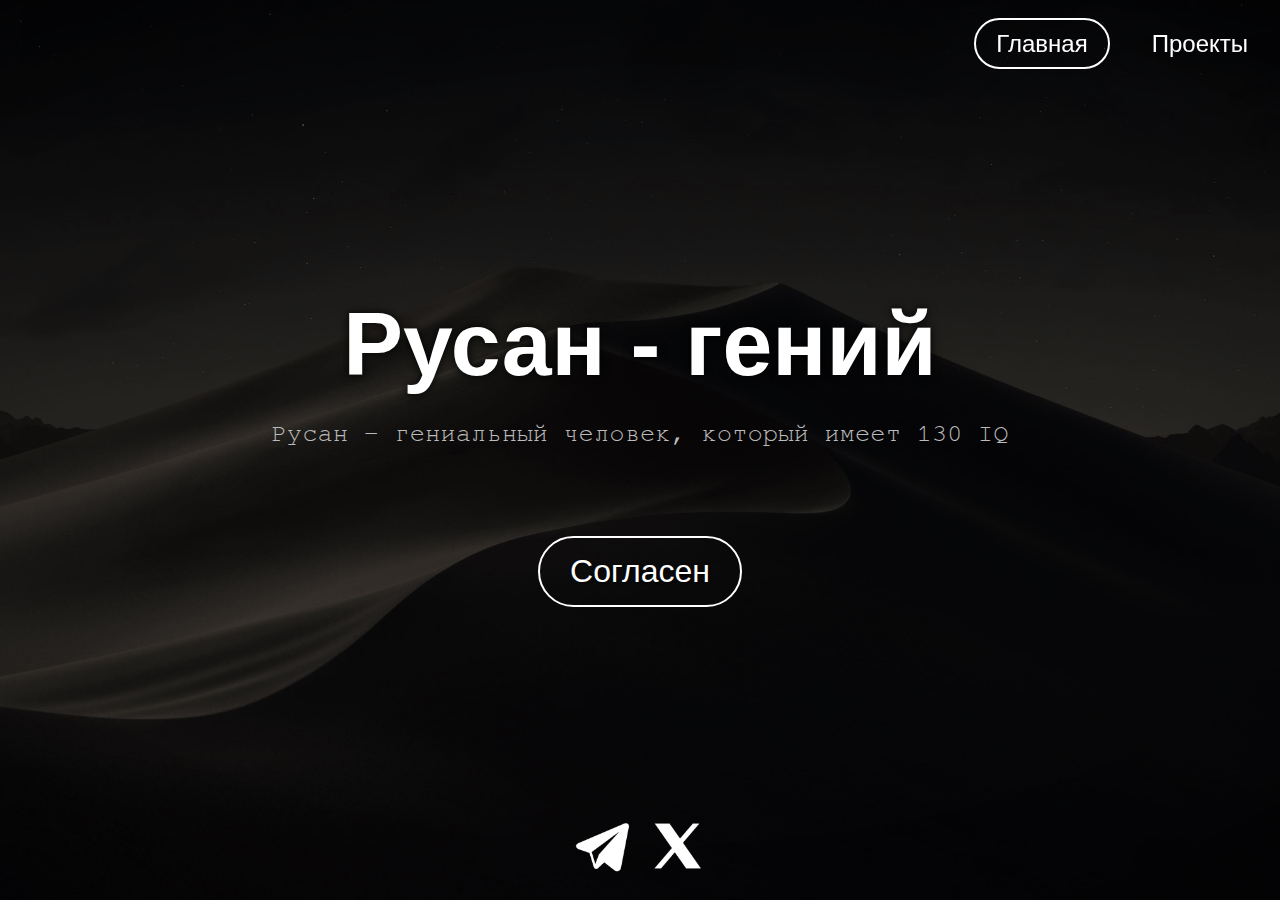
<file: index.html>
<!DOCTYPE html>
<html lang="en">
<head>
    <meta charset="UTF-8">
    <meta name="viewport" content="width=device-width, initial-scale=1.0">
    <title>Русан - гений</title>
    <link rel="stylesheet" href="styles.css">
    <script src="script.js"></script>
</head>
<body>
    <body data-page="index">
    <div id="header" class="header">
        <nav class="nav">
            <ul>
                <li><a href="index.html" data-page="index">Главная</a></li>
                <li><a href="projects.html" data-page="projects">Проекты</a></li>
            </ul>            
        </nav>
        <div class="social-buttons">
            <a href="https://t.me/astermaneiro" target="_blank">
                <img src="sources/telegram.png" alt="Telegram">
            </a>
            <a href="https://x.com/Astermaneirou?s=09" target="_blank">
                <img src="sources/X.png" alt="X">
            </a>
        </div>     
    </div>    
    <h1>Русан - гений</h1>
    <p>Русан - гениальный человек, который имеет 130 IQ</p>
    <a href="agree.html" class="button">Согласен</a>
</body>
</html>
</file>
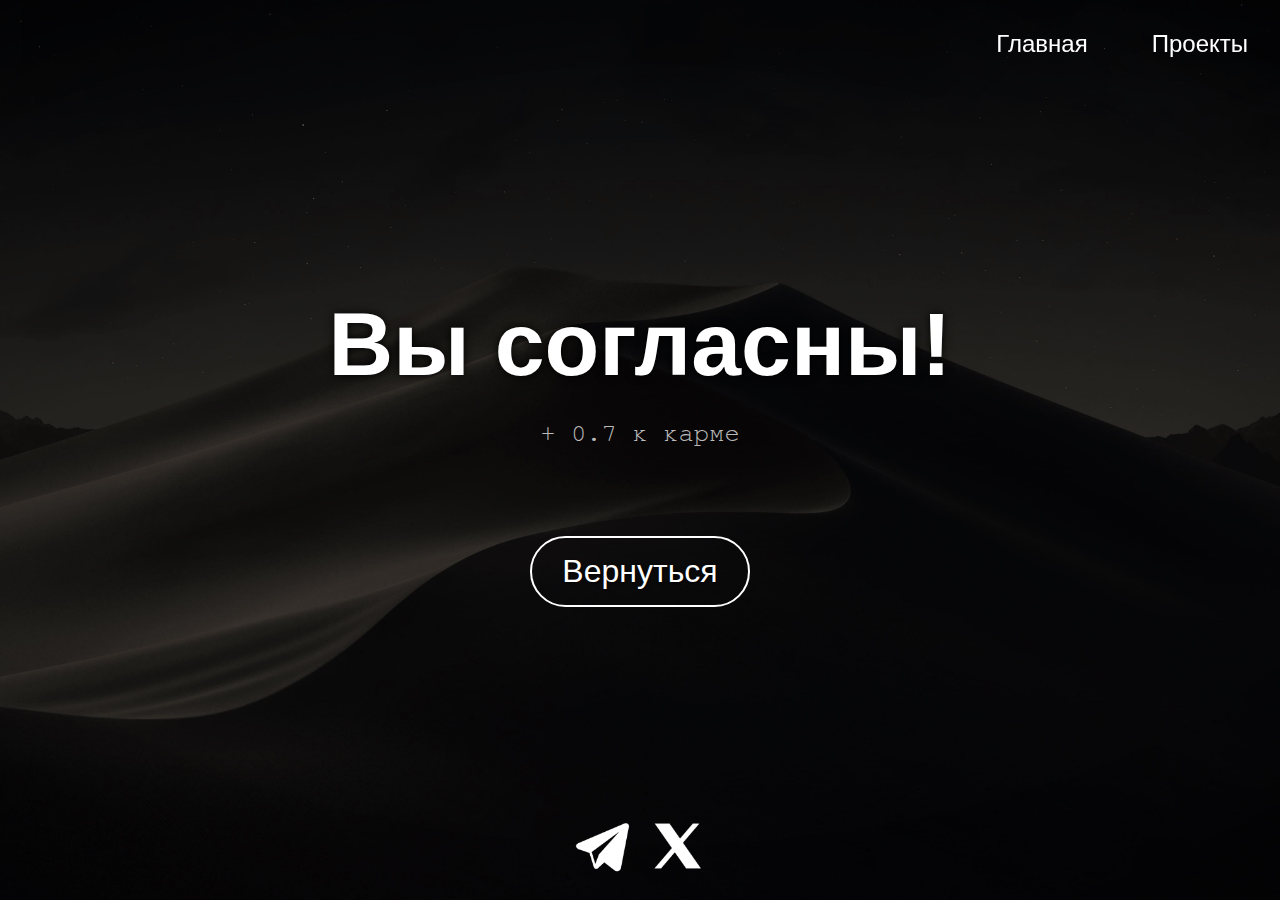
<file: agree.html>
<!DOCTYPE html>
<html lang="en">
<head>
    <meta charset="UTF-8">
    <meta name="viewport" content="width=device-width, initial-scale=1.0">
    <title>Согласие</title>
    <link rel="stylesheet" href="styles.css">
</head>
<body>
    <div id="header" class="header">
        <nav class="nav">
            <ul>
                <li><a href="index.html" data-page="index">Главная</a></li>
                <li><a href="projects.html" data-page="projects">Проекты</a></li>
            </ul>            
        </nav>
        <div class="social-buttons">
            <a href="https://t.me/astermaneiro" target="_blank">
                <img src="sources/telegram.png" alt="Telegram">
            </a>
            <a href="https://x.com/Astermaneirou?s=09" target="_blank">
                <img src="sources/X.png" alt="X">
            </a>
        </div>     
    </div>    
    <div class="container">
        <h1>Вы согласны!</h1>
        <p id="karma">+ 0,1 к карме</p>
        <a href="index.html" class="button">Вернуться</a>
    </div>
    <script src="script.js"></script>
</body>
</html>
</file>
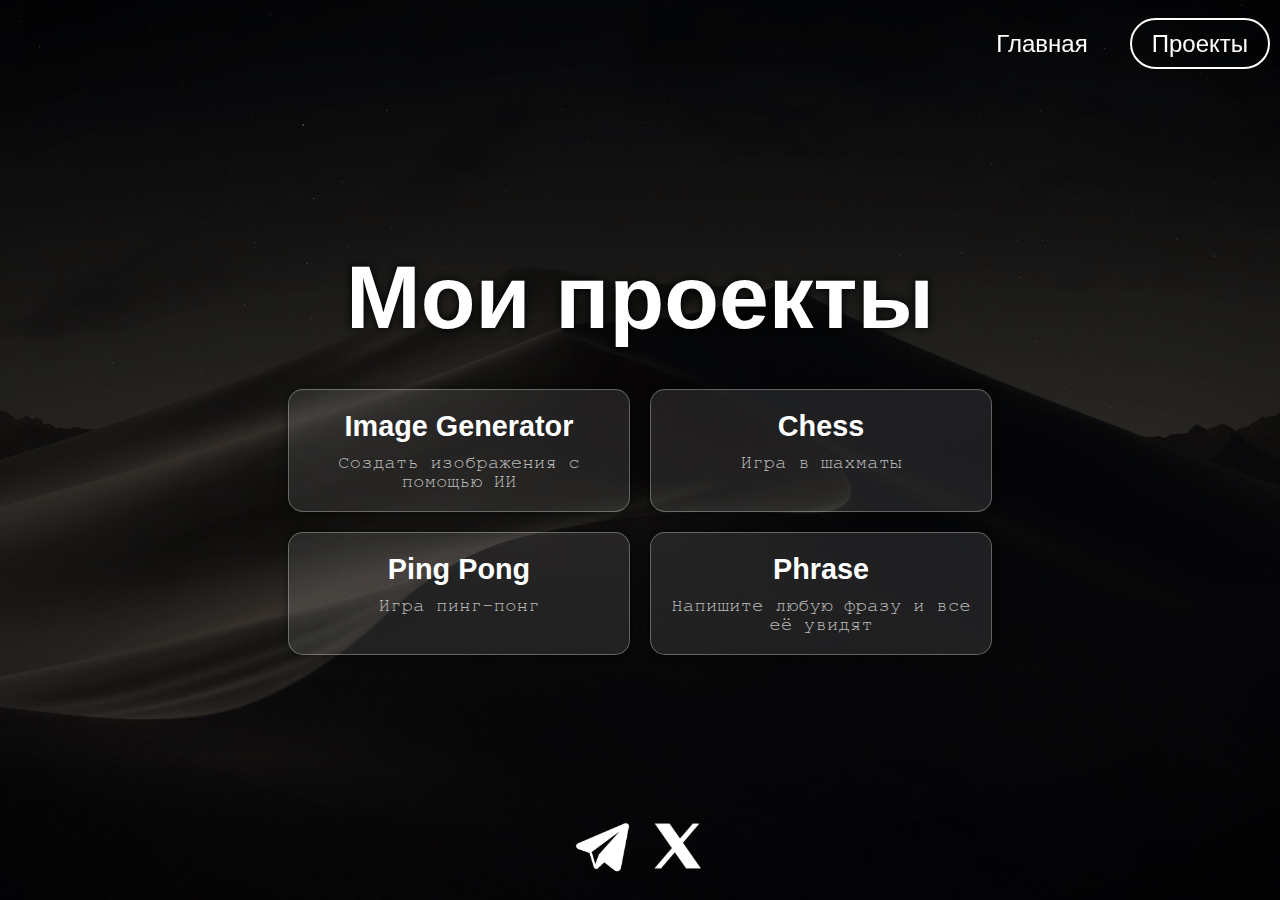
<file: projects.html>
<!DOCTYPE html>
<html lang="en">
<head>
    <meta charset="UTF-8">
    <meta name="viewport" content="width=device-width, initial-scale=1.0">
    <title>Проекты</title>
    <link rel="stylesheet" href="styles.css">
</head>
<body>
    <body data-page="projects">
    <div id="header" class="header">
        <nav class="nav">
            <ul>
                <li><a href="index.html" data-page="index">Главная</a></li>
                <li><a href="projects.html" data-page="projects">Проекты</a></li>
            </ul>            
        </nav>
        <div class="social-buttons">
            <a href="https://t.me/astermaneiro" target="_blank">
                <img src="sources/telegram.png" alt="Telegram">
            </a>
            <a href="https://x.com/Astermaneirou?s=09" target="_blank">
                <img src="sources/X.png" alt="X">
            </a>
        </div>     
    </div>
    <div class="container">
        <h1>Мои проекты</h1>
        <div class="projects">
            <div class="project">
                <a href="https://rusangenius.github.io/ImageGenerator/" target="_blank">
                    <h2>Image Generator</h2>
                    <p>Создать изображения с помощью ИИ</p>
                </a>
            </div>
            <div class="project">
                <a href="https://rusangenius.github.io/chess/" target="_blank">
                    <h2>Chess</h2>
                    <p>Игра в шахматы</p>
                </a>
            </div>
            <div class="project">
                <a href="https://rusangenius.github.io/PingPong/" target="_blank">
                    <h2>Ping Pong</h2>
                    <p>Игра пинг-понг</p>
                </a>
            </div>
            <div class="project">
                <a href="https://phrase.onrender.com/" target="_blank">
                    <h2>Phrase</h2>
                    <p>Напишите любую фразу и все её увидят</p>
                </a>
            </div>
        </div>
    </div>
    <script src="script.js"></script>
</body>
</html>
</file>
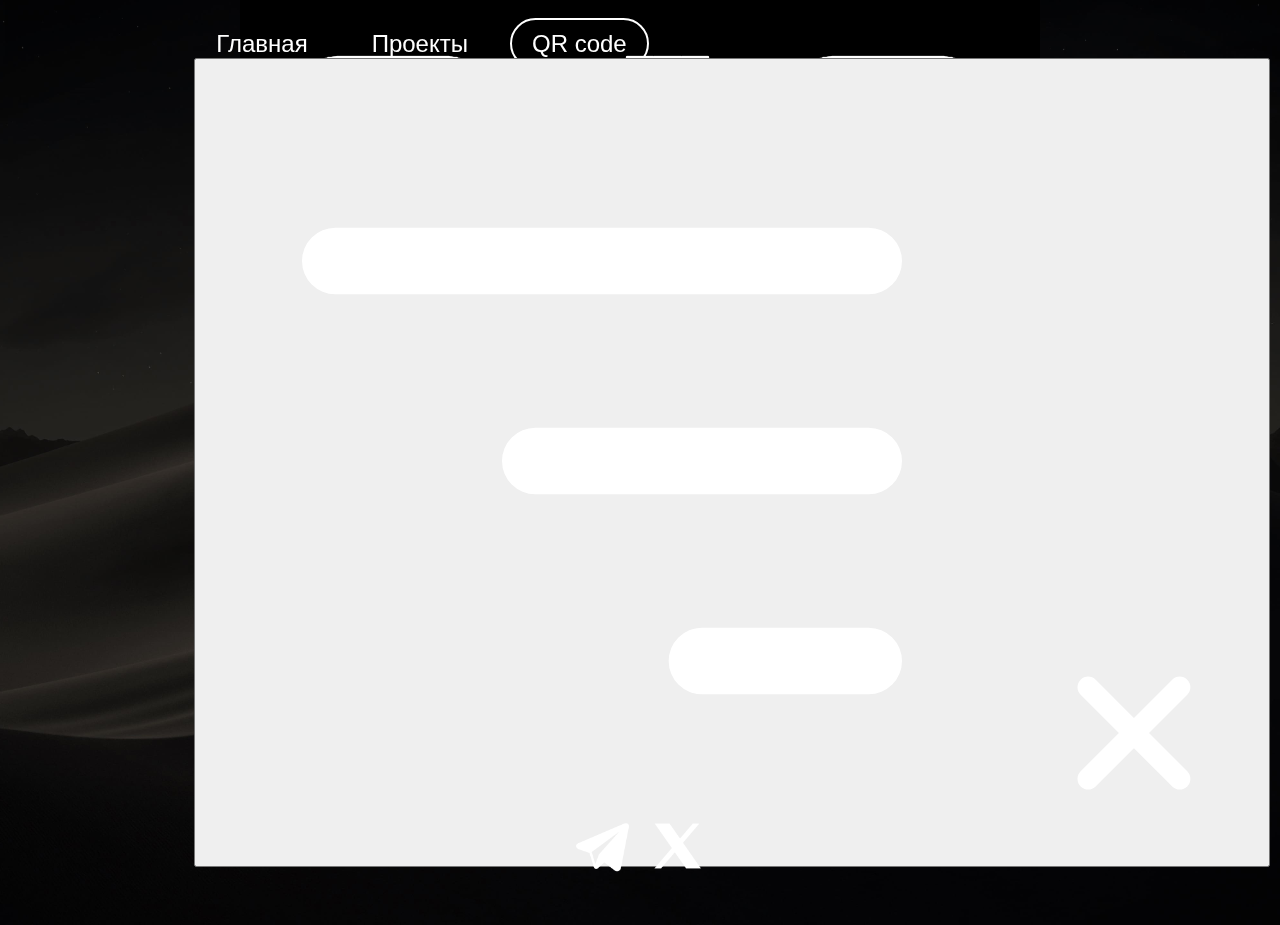
<file: qr.html>
<!DOCTYPE html>
<html lang="ru">
<head>
    <meta charset="UTF-8">
    <meta name="viewport" content="width=device-width, initial-scale=1.0">
    <title>QR код сайта</title>
    <link rel="stylesheet" href="styles.css">
</head>
<body data-page="qr">
    <header class="header">
        <div class="nav-container">
            <div class="social-buttons">
                <a href="https://t.me/astermaneiro" target="_blank" aria-label="Telegram">
                    <img src="sources/telegram.png" alt="Telegram">
                </a>
                <a href="https://x.com/Astermaneirou?s=09" target="_blank" aria-label="X">
                    <img src="sources/X.png" alt="X">
                </a>
            </div>
            
            <nav class="nav">
                <ul>
                    <li><a href="index.html" data-page="index">Главная</a></li>
                    <li><a href="projects.html" data-page="projects">Проекты</a></li>
                    <li><a href="qr.html" data-page="qr">QR code</a></li>
                </ul>
            </nav>
            
            <button class="menu-toggle" aria-label="Открыть меню">
                <img src="sources/menu.svg" alt="Меню" class="menu-icon">
                <img src="sources/cross.svg" alt="Закрыть" class="close-icon">
            </button>
        </div>
    </header>

    <div class="container">
        <div class="qr-container">
            <img src="sources/qrcode.png" alt="QR код сайта" class="qr-code">
            <p class="domain">https://rusangenius.github.io/Rusan/</p>
        </div>
    </div>

    <script src="script.js"></script>
</body>
</html>
</file>
<file: styles.css>
body {
    margin: 0;
    padding: 0;
    display: flex;
    flex-direction: column;
    justify-content: center;
    align-items: center;
    min-height: 100vh;
    background-color: #060606;
    background-image: url('sources/background.jpg');
    background-size: cover;
    background-position: center;
    font-family: 'Arial', sans-serif;
    text-align: center;
    color: white;
}

h1 {
    font-size: clamp(3rem, 7vw, 7rem);
    margin: 0;
    text-shadow: 0px 0px 10px black;
}

.container {
    width: clamp(300px, 80%, 1200px);
    display: flex;
    flex-direction: column;
    align-items: center;
}

p {
    font-size: clamp(1rem, 2vw, 2rem);
    margin-bottom: 70px;
    color: #bbbbbb;
    font-weight: lighter;
    font-family: FreeMono, monospace;
}

.button {
    padding: clamp(8px, 3vw, 15px) clamp(16px, 6vw, 30px);
    font-size: clamp(1.6rem, 2.5vw, 2.5rem);
    color: white;
    border: 2px solid white;
    border-radius: 80px;
    text-decoration: none;
    transition: all 0.3s ease;
    text-shadow: 1px 1px 3px rgba(0, 0, 0, 0.8);
    margin-top: 20px;
}
.button:hover {
    box-shadow: 0 0px 30px gray;
    color: white;
    cursor: pointer;
}

.header {
    position: fixed;
    top: 20px;
    right: 0;
    padding: 10px;
    z-index: 1000;
}

.header .nav ul {
    list-style: none;
    margin: 0;
    padding: 0;
    display: flex;
    gap: 20px;
}

.header .nav ul li {
    display: inline;
}

.header .nav ul li a {
    color: white;
    text-decoration: none;
    font-size: 1.5rem;
    padding: 10px 20px;
    border: 2px solid transparent;
    border-radius: 50px;
    transition: all 0.3s ease-in-out;
}

.header .nav ul li a:hover {
    color: #bbbbbb;
    border-color: #bbbbbb;
}

.header .nav ul li a.active {
    border-color: white;
    transition: border-color 0.4s ease-in-out, box-shadow 0.3s ease-in-out;
}

.social-buttons {
    position: fixed;
    bottom: 20px;
    left: 50%;
    transform: translateX(-50%);
    display: flex;
    gap: 15px;
}

.social-buttons a img {
    width: 60px;
    height: 60px;
    transition: transform 0.3s ease, opacity 0.3s ease;
}

.social-buttons a img:hover {
    transform: scale(1.1);
    opacity: 0.8;
}

.projects {
    display: flex;
    flex-wrap: wrap;
    justify-content: center;
    gap: 20px;
    margin-top: 40px;
}

.project {
    background-color: rgba(255, 255, 255, 0.1);
    border: 1px solid rgba(255, 255, 255, 0.3);
    border-radius: 15px;
    padding: 20px;
    width: 300px;
    text-align: center;
    transition: transform 0.3s, background-color 0.3s;
    box-shadow: 0 0 10px rgba(0, 0, 0, 0.5);
}

.project:hover {
    transform: scale(1.05);
    background-color: rgba(255, 255, 255, 0.2);
}

.project a {
    text-decoration: none;
    color: white;
}

.project h2 {
    margin: 0;
    font-size: 1.8rem;
}

.project p {
    margin: 10px 0 0;
    font-size: 1.2rem;
    color: #bbbbbb;
}
</file>
